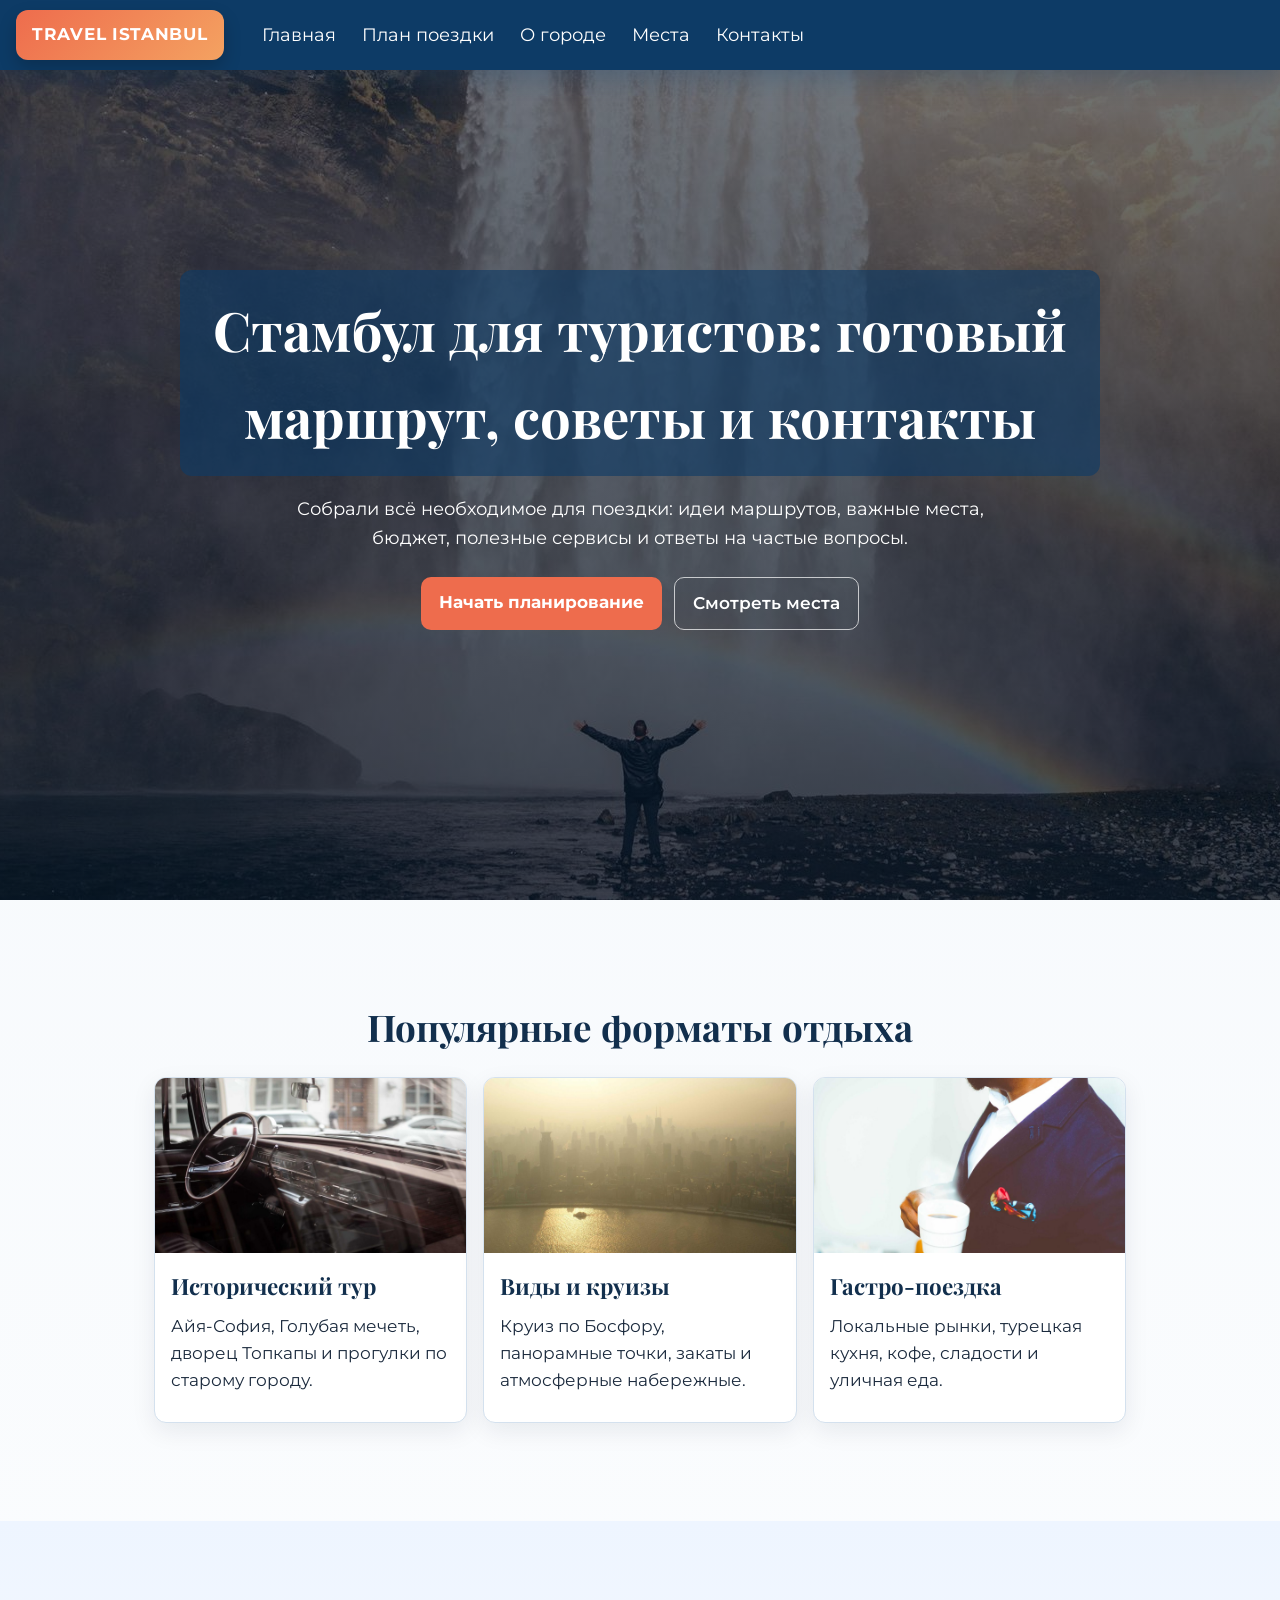
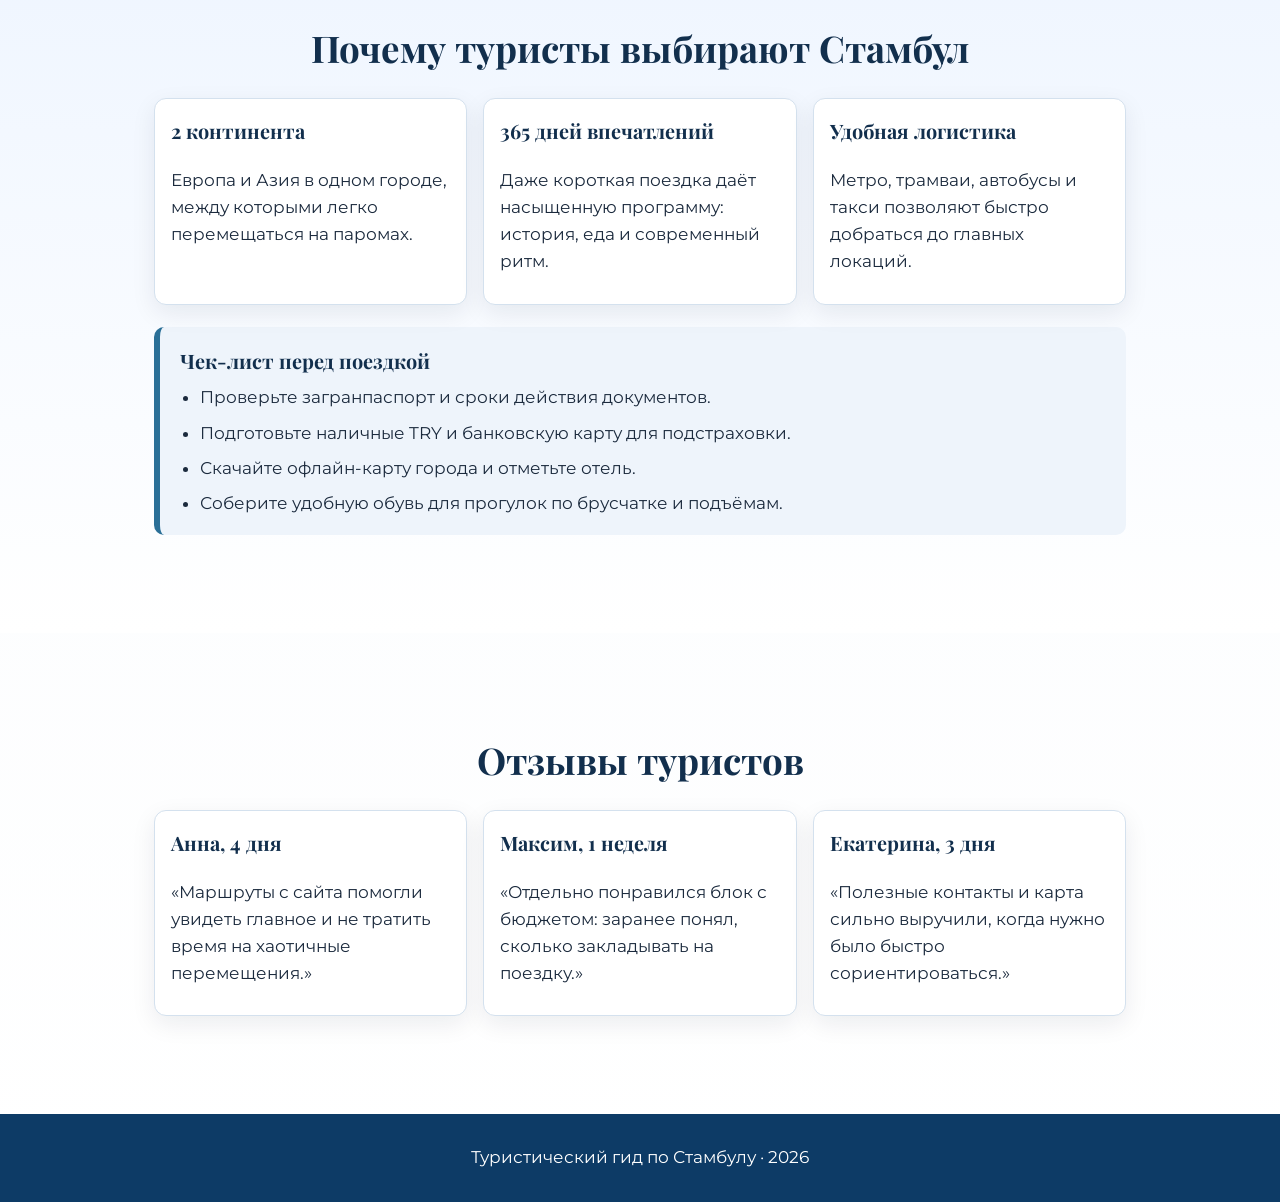
<file: index.html>
﻿<!DOCTYPE html>
<html lang="ru">
<head>
    <meta charset="UTF-8">
    <meta name="viewport" content="width=device-width, initial-scale=1.0">
    <link rel="stylesheet" href="css/style.css">
    <link rel="stylesheet" href="https://cdnjs.cloudflare.com/ajax/libs/font-awesome/6.1.1/css/all.min.css"/>
    <link rel="icon" href="images/istanbul-hagia.jpg">
    <script src="js/script.js"></script>
    <title>Туристический гид по Стамбулу</title>
</head>
<body>

    <header>
        <a class="site-logo" href="index.html" aria-label="Главная">TRAVEL ISTANBUL</a>
        <nav class="navbar">
            <a href="index.html">Главная</a>
            <a href="pages/index.html">План поездки</a>
            <a href="pages/о городе.html">О городе</a>
            <a href="pages/достопримечательности.html">Места</a>
            <a href="pages/контакты.html">Контакты</a>
        </nav>
        <button class="menu-toggle" id="menu-toggle" type="button" aria-label="Открыть меню" aria-expanded="false">&#8942;</button>
    </header>

    <main>
        <section id="index">
            <div class="index-info">
                <h1>Стамбул для туристов: готовый маршрут, советы и контакты</h1>
                <p class="subtitle">
                    Собрали всё необходимое для поездки: идеи маршрутов, важные места,
                    бюджет, полезные сервисы и ответы на частые вопросы.
                </p>
                <div class="btn-group">
                    <a href="pages/index.html" class="link-index">Начать планирование</a>
                    <a href="pages/достопримечательности.html" class="link-outline">Смотреть места</a>
                </div>
            </div>
        </section>

        <section>
            <h2 class="section-title">Популярные форматы отдыха</h2>
            <div class="city-grid">
                <article class="city-card">
                    <img src="images/istanbul-oldcity.jpg" alt="Исторический центр Стамбула">
                    <div class="card-content">
                        <h3>Исторический тур</h3>
                        <p>Айя-София, Голубая мечеть, дворец Топкапы и прогулки по старому городу.</p>
                    </div>
                </article>

                <article class="city-card">
                    <img src="images/istanbul-bosphorus.jpg" alt="Босфор и набережные">
                    <div class="card-content">
                        <h3>Виды и круизы</h3>
                        <p>Круиз по Босфору, панорамные точки, закаты и атмосферные набережные.</p>
                    </div>
                </article>

                <article class="city-card">
                    <img src="images/istanbul-food.jpg" alt="Турецкая уличная еда">
                    <div class="card-content">
                        <h3>Гастро-поездка</h3>
                        <p>Локальные рынки, турецкая кухня, кофе, сладости и уличная еда.</p>
                    </div>
                </article>
            </div>
        </section>

        <section class="section-alt">
            <h2 class="section-title">Почему туристы выбирают Стамбул</h2>
            <div class="badge-grid">
                <article class="info-card">
                    <h3>2 континента</h3>
                    <p>Европа и Азия в одном городе, между которыми легко перемещаться на паромах.</p>
                </article>

                <article class="info-card">
                    <h3>365 дней впечатлений</h3>
                    <p>Даже короткая поездка даёт насыщенную программу: история, еда и современный ритм.</p>
                </article>

                <article class="info-card">
                    <h3>Удобная логистика</h3>
                    <p>Метро, трамваи, автобусы и такси позволяют быстро добраться до главных локаций.</p>
                </article>
            </div>

            <div class="checklist">
                <h3>Чек-лист перед поездкой</h3>
                <ul class="info-list">
                    <li>Проверьте загранпаспорт и сроки действия документов.</li>
                    <li>Подготовьте наличные TRY и банковскую карту для подстраховки.</li>
                    <li>Скачайте офлайн-карту города и отметьте отель.</li>
                    <li>Соберите удобную обувь для прогулок по брусчатке и подъёмам.</li>
                </ul>
            </div>
        </section>

        <section>
            <h2 class="section-title">Отзывы туристов</h2>
            <div class="testimonial-grid">
                <article class="route-card">
                    <h3>Анна, 4 дня</h3>
                    <p>«Маршруты с сайта помогли увидеть главное и не тратить время на хаотичные перемещения.»</p>
                </article>

                <article class="route-card">
                    <h3>Максим, 1 неделя</h3>
                    <p>«Отдельно понравился блок с бюджетом: заранее понял, сколько закладывать на поездку.»</p>
                </article>

                <article class="route-card">
                    <h3>Екатерина, 3 дня</h3>
                    <p>«Полезные контакты и карта сильно выручили, когда нужно было быстро сориентироваться.»</p>
                </article>
            </div>
        </section>
    </main>

    <footer>
        <span>Туристический гид по Стамбулу · <span class="footer-year">2026</span></span>
    </footer>
</body>
</html>
</file>
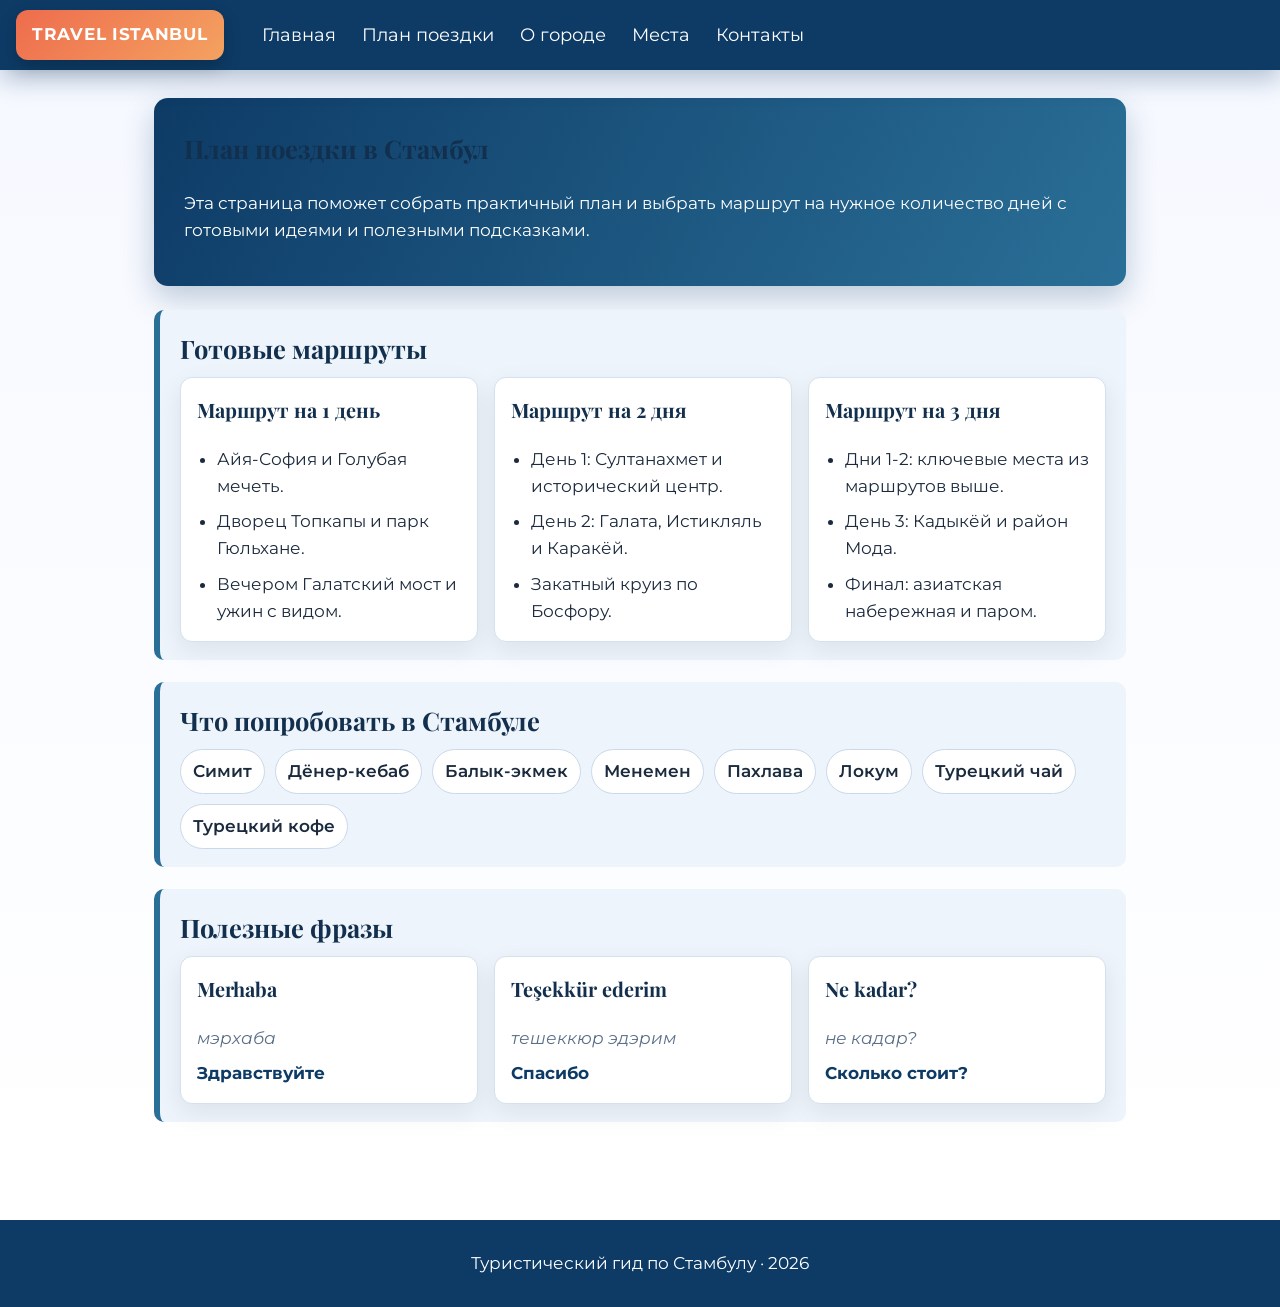
<file: pages/index.html>
﻿<!DOCTYPE html>
<html lang="ru">
<head>
    <meta charset="UTF-8">
    <meta name="viewport" content="width=device-width, initial-scale=1.0">
    <link rel="stylesheet" href="../css/style.css">
    <link rel="stylesheet" href="https://cdnjs.cloudflare.com/ajax/libs/font-awesome/6.1.1/css/all.min.css"/>
    <link rel="icon" href="../images/istanbul-hagia.jpg">
    <script src="../js/script.js"></script>
    <title>План поездки в Стамбул</title>
</head>
<body>

    <header>
        <a class="site-logo" href="../index.html" aria-label="Главная">TRAVEL ISTANBUL</a>
        <nav class="navbar">
            <a href="../index.html">Главная</a>
            <a href="../pages/index.html">План поездки</a>
            <a href="../pages/о городе.html">О городе</a>
            <a href="../pages/достопримечательности.html">Места</a>
            <a href="../pages/контакты.html">Контакты</a>
        </nav>
        <button class="menu-toggle" id="menu-toggle" type="button" aria-label="Открыть меню" aria-expanded="false">&#8942;</button>
    </header>

    <main>
        <section class="more-info">
            <div class="more-info-hero">
                <h1>План поездки в Стамбул</h1>
                <p>
                    Эта страница поможет собрать практичный план и выбрать маршрут
                    на нужное количество дней с готовыми идеями и полезными подсказками.
                </p>
            </div>

            <div class="info-block">
                <h2>Готовые маршруты</h2>
                <div class="route-grid">
                    <article class="route-card">
                        <h3>Маршрут на 1 день</h3>
                        <ul class="info-list">
                            <li>Айя-София и Голубая мечеть.</li>
                            <li>Дворец Топкапы и парк Гюльхане.</li>
                            <li>Вечером Галатский мост и ужин с видом.</li>
                        </ul>
                    </article>

                    <article class="route-card">
                        <h3>Маршрут на 2 дня</h3>
                        <ul class="info-list">
                            <li>День 1: Султанахмет и исторический центр.</li>
                            <li>День 2: Галата, Истикляль и Каракёй.</li>
                            <li>Закатный круиз по Босфору.</li>
                        </ul>
                    </article>

                    <article class="route-card">
                        <h3>Маршрут на 3 дня</h3>
                        <ul class="info-list">
                            <li>Дни 1-2: ключевые места из маршрутов выше.</li>
                            <li>День 3: Кадыкёй и район Мода.</li>
                            <li>Финал: азиатская набережная и паром.</li>
                        </ul>
                    </article>
                </div>
            </div>

            <div class="info-block">
                <h2>Что попробовать в Стамбуле</h2>
                <div class="food-grid">
                    <span>Симит</span>
                    <span>Дёнер-кебаб</span>
                    <span>Балык-экмек</span>
                    <span>Менемен</span>
                    <span>Пахлава</span>
                    <span>Локум</span>
                    <span>Турецкий чай</span>
                    <span>Турецкий кофе</span>
                </div>
            </div>

            <div class="info-block">
                <h2>Полезные фразы</h2>
                <div class="phrase-grid">
                    <article class="phrase-card">
                        <h3>Merhaba</h3>
                        <p>мэрхаба</p>
                        <strong>Здравствуйте</strong>
                    </article>

                    <article class="phrase-card">
                        <h3>Teşekkür ederim</h3>
                        <p>тешеккюр эдэрим</p>
                        <strong>Спасибо</strong>
                    </article>

                    <article class="phrase-card">
                        <h3>Ne kadar?</h3>
                        <p>не кадар?</p>
                        <strong>Сколько стоит?</strong>
                    </article>
                </div>
            </div>
        </section>
    </main>

    <footer>
        <span>Туристический гид по Стамбулу · <span class="footer-year">2026</span></span>
    </footer>
</body>
</html>
</file>
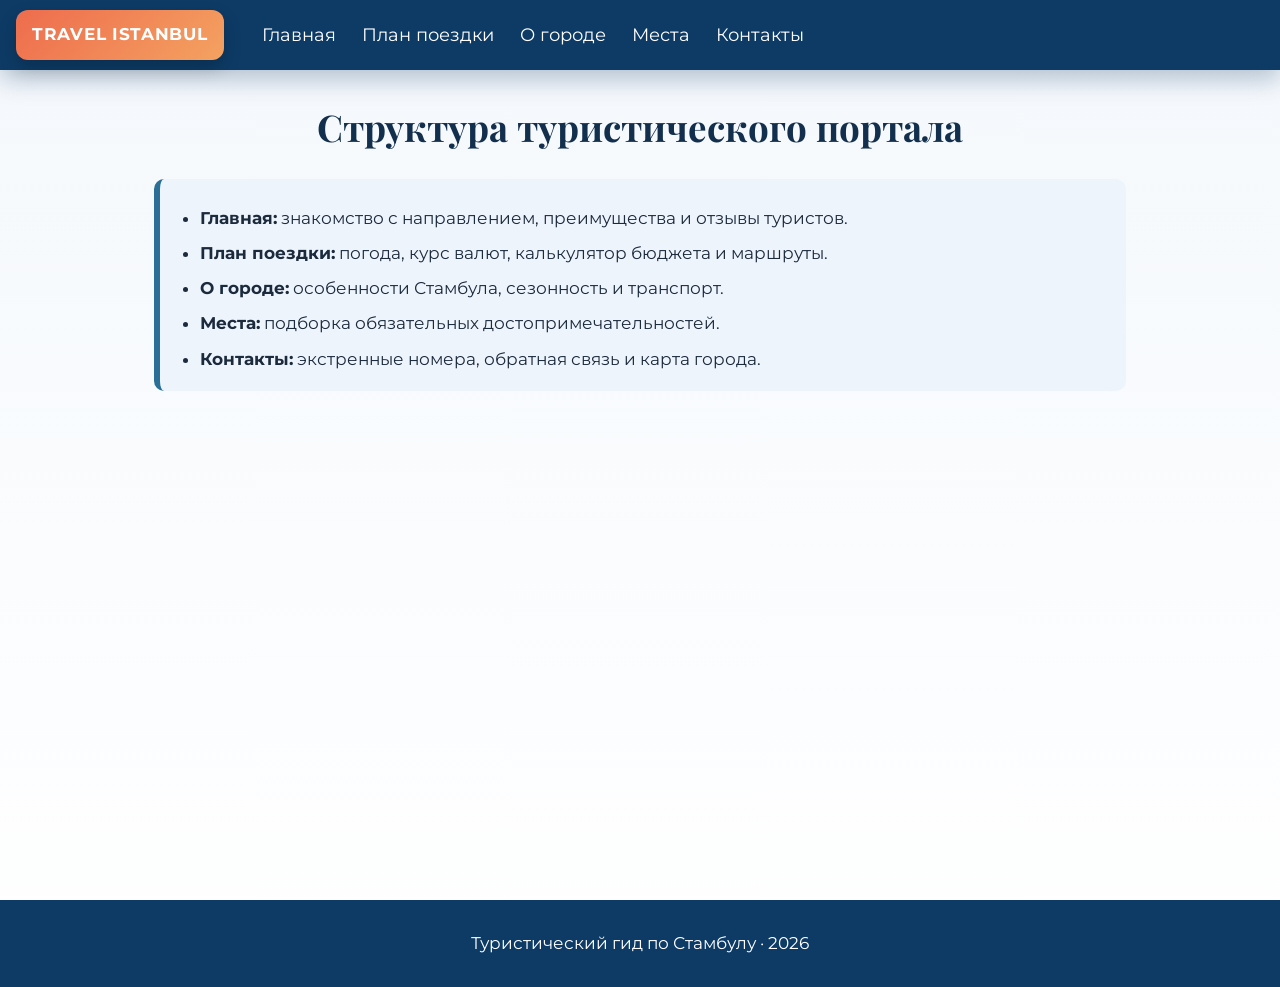
<file: pages/structura.html>
﻿<!DOCTYPE html>
<html lang="ru">
<head>
    <meta charset="UTF-8">
    <meta name="viewport" content="width=device-width, initial-scale=1.0">
    <link rel="stylesheet" href="../css/style.css">
    <link rel="stylesheet" href="https://cdnjs.cloudflare.com/ajax/libs/font-awesome/6.1.1/css/all.min.css"/>
    <link rel="icon" href="../images/istanbul-hagia.jpg">
    <script src="../js/script.js"></script>
    <title>Структура туристического сайта</title>
</head>
<body>

    <header>
        <a class="site-logo" href="../index.html" aria-label="Главная">TRAVEL ISTANBUL</a>
        <nav class="navbar">
            <a href="../index.html">Главная</a>
            <a href="../pages/index.html">План поездки</a>
            <a href="../pages/о городе.html">О городе</a>
            <a href="../pages/достопримечательности.html">Места</a>
            <a href="../pages/контакты.html">Контакты</a>
        </nav>
        <button class="menu-toggle" id="menu-toggle" type="button" aria-label="Открыть меню" aria-expanded="false">&#8942;</button>
    </header>

    <main>
        <section>
            <h1 class="section-title">Структура туристического портала</h1>
            <div class="info-block">
                <ul class="info-list">
                    <li><strong>Главная:</strong> знакомство с направлением, преимущества и отзывы туристов.</li>
                    <li><strong>План поездки:</strong> погода, курс валют, калькулятор бюджета и маршруты.</li>
                    <li><strong>О городе:</strong> особенности Стамбула, сезонность и транспорт.</li>
                    <li><strong>Места:</strong> подборка обязательных достопримечательностей.</li>
                    <li><strong>Контакты:</strong> экстренные номера, обратная связь и карта города.</li>
                </ul>
            </div>
        </section>
    </main>

    <footer>
        <span>Туристический гид по Стамбулу · <span class="footer-year">2026</span></span>
    </footer>
</body>
</html>
</file>
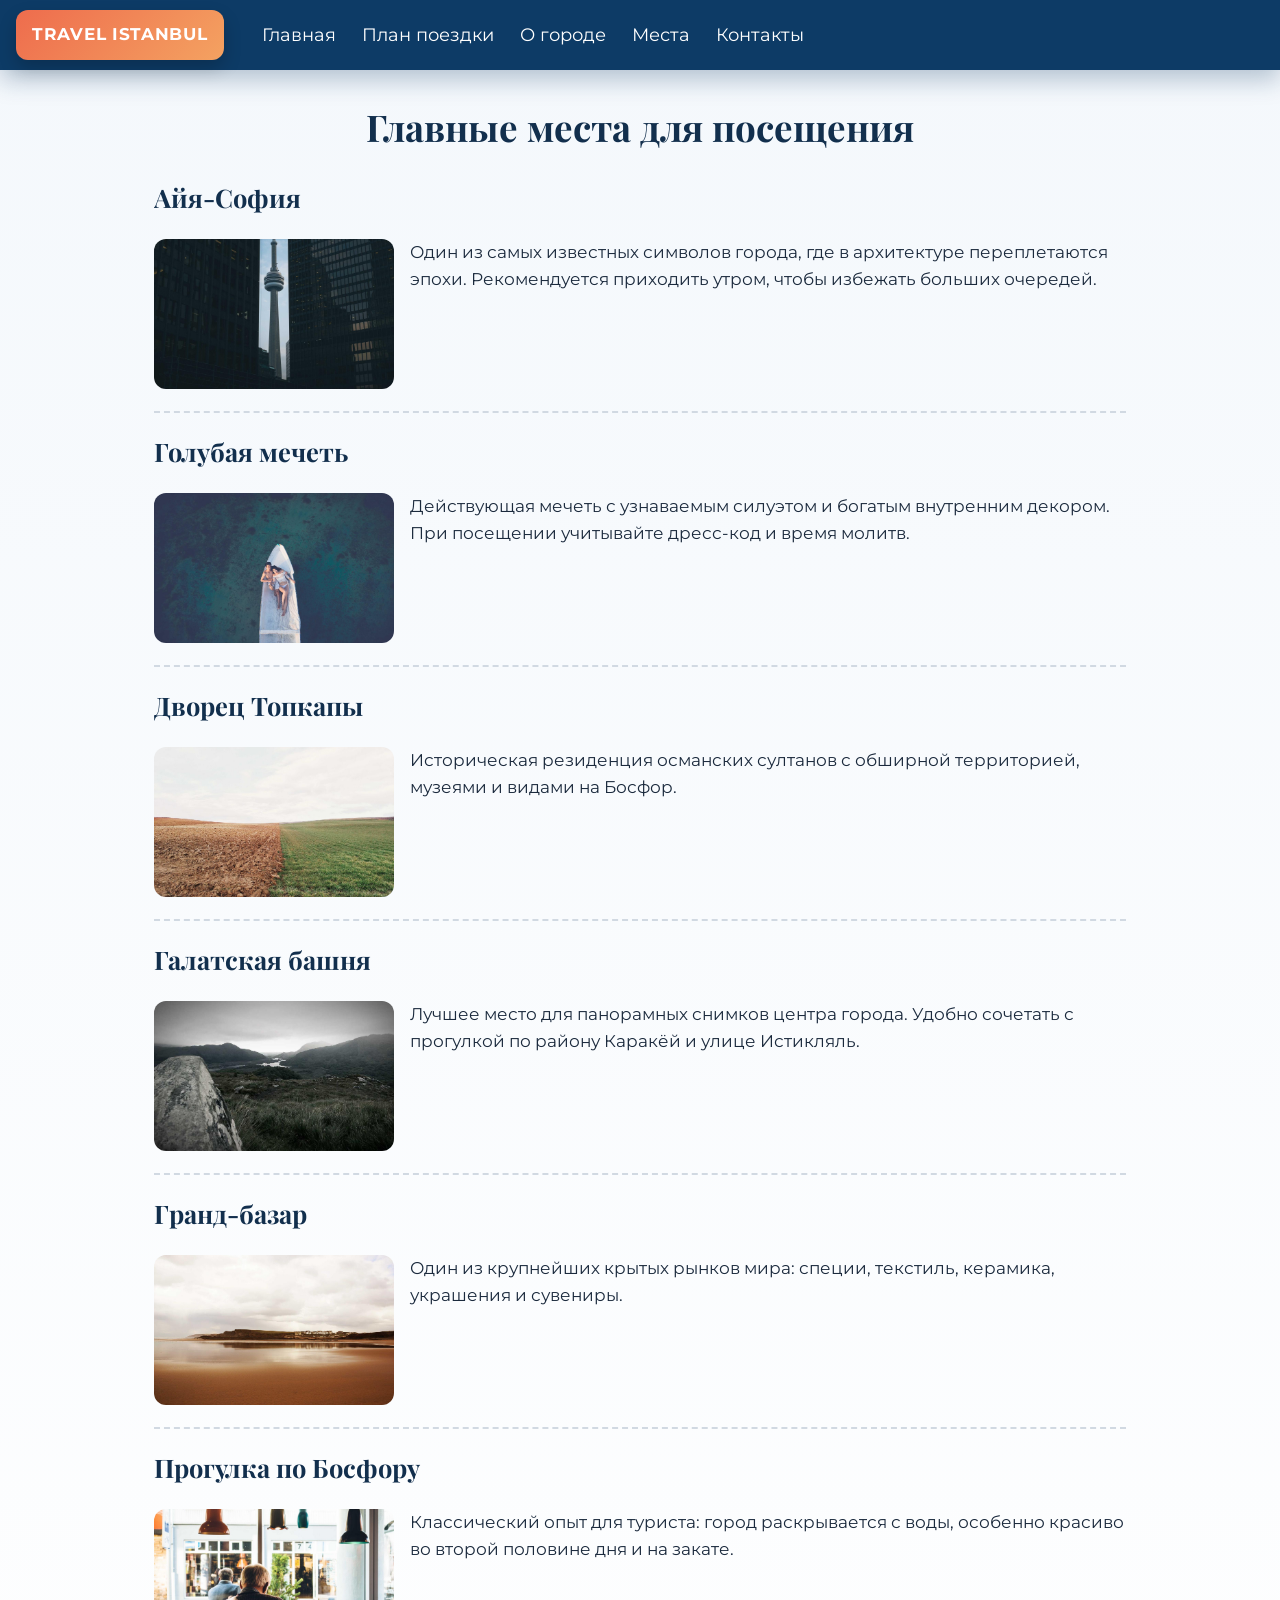
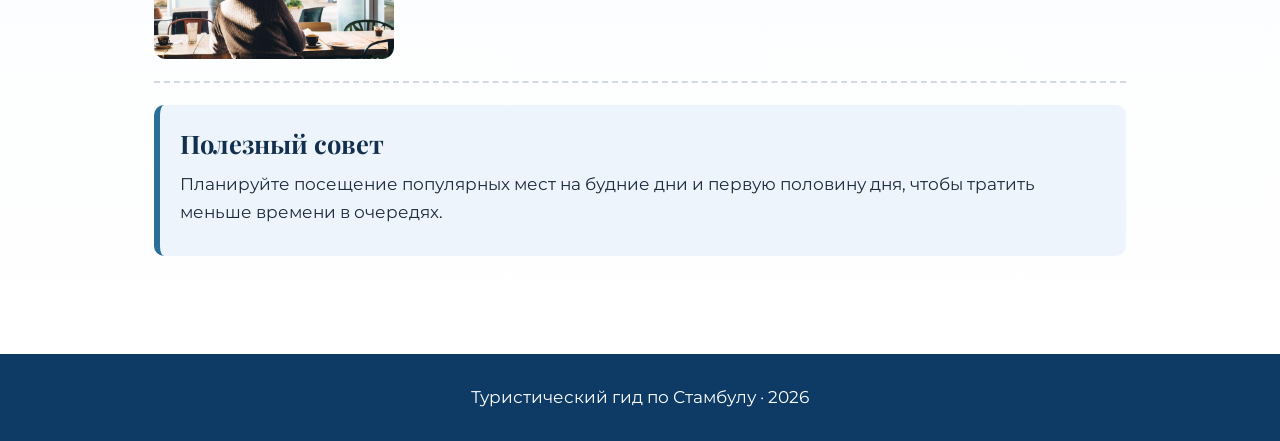
<file: pages/достопримечательности.html>
﻿<!DOCTYPE html>
<html lang="ru">
<head>
    <meta charset="UTF-8">
    <meta name="viewport" content="width=device-width, initial-scale=1.0">
    <link rel="stylesheet" href="../css/style.css">
    <link rel="stylesheet" href="https://cdnjs.cloudflare.com/ajax/libs/font-awesome/6.1.1/css/all.min.css"/>
    <link rel="icon" href="../images/istanbul-hagia.jpg">
    <script src="../js/script.js"></script>
    <title>Достопримечательности Стамбула</title>
</head>
<body>

    <header>
        <a class="site-logo" href="../index.html" aria-label="Главная">TRAVEL ISTANBUL</a>
        <nav class="navbar">
            <a href="../index.html">Главная</a>
            <a href="../pages/index.html">План поездки</a>
            <a href="../pages/о городе.html">О городе</a>
            <a href="../pages/достопримечательности.html">Места</a>
            <a href="../pages/контакты.html">Контакты</a>
        </nav>
        <button class="menu-toggle" id="menu-toggle" type="button" aria-label="Открыть меню" aria-expanded="false">&#8942;</button>
    </header>

    <main>
        <section>
            <h1 class="section-title">Главные места для посещения</h1>

            <div class="loc">
                <h2>Айя-София</h2>
                <img src="../images/istanbul-hagia.jpg" alt="Айя-София">
                <p>
                    Один из самых известных символов города, где в архитектуре переплетаются эпохи.
                    Рекомендуется приходить утром, чтобы избежать больших очередей.
                </p>
            </div>

            <div class="loc">
                <h2>Голубая мечеть</h2>
                <img src="../images/istanbul-blue-mosque.jpg" alt="Голубая мечеть">
                <p>
                    Действующая мечеть с узнаваемым силуэтом и богатым внутренним декором.
                    При посещении учитывайте дресс‑код и время молитв.
                </p>
            </div>

            <div class="loc">
                <h2>Дворец Топкапы</h2>
                <img src="../images/istanbul-topkapi.jpg" alt="Дворец Топкапы">
                <p>
                    Историческая резиденция османских султанов с обширной территорией,
                    музеями и видами на Босфор.
                </p>
            </div>

            <div class="loc">
                <h2>Галатская башня</h2>
                <img src="../images/istanbul-galata.jpg" alt="Галатская башня">
                <p>
                    Лучшее место для панорамных снимков центра города.
                    Удобно сочетать с прогулкой по району Каракёй и улице Истикляль.
                </p>
            </div>

            <div class="loc">
                <h2>Гранд-базар</h2>
                <img src="../images/istanbul-market.jpg" alt="Гранд-базар">
                <p>
                    Один из крупнейших крытых рынков мира: специи, текстиль, керамика,
                    украшения и сувениры.
                </p>
            </div>

            <div class="loc">
                <h2>Прогулка по Босфору</h2>
                <img src="../images/istanbul-bridge.jpg" alt="Мост и Босфор">
                <p>
                    Классический опыт для туриста: город раскрывается с воды,
                    особенно красиво во второй половине дня и на закате.
                </p>
            </div>

            <div class="info-block">
                <h2>Полезный совет</h2>
                <p>
                    Планируйте посещение популярных мест на будние дни и первую половину дня,
                    чтобы тратить меньше времени в очередях.
                </p>
            </div>
        </section>
    </main>

    <footer>
        <span>Туристический гид по Стамбулу · <span class="footer-year">2026</span></span>
    </footer>
</body>
</html>
</file>
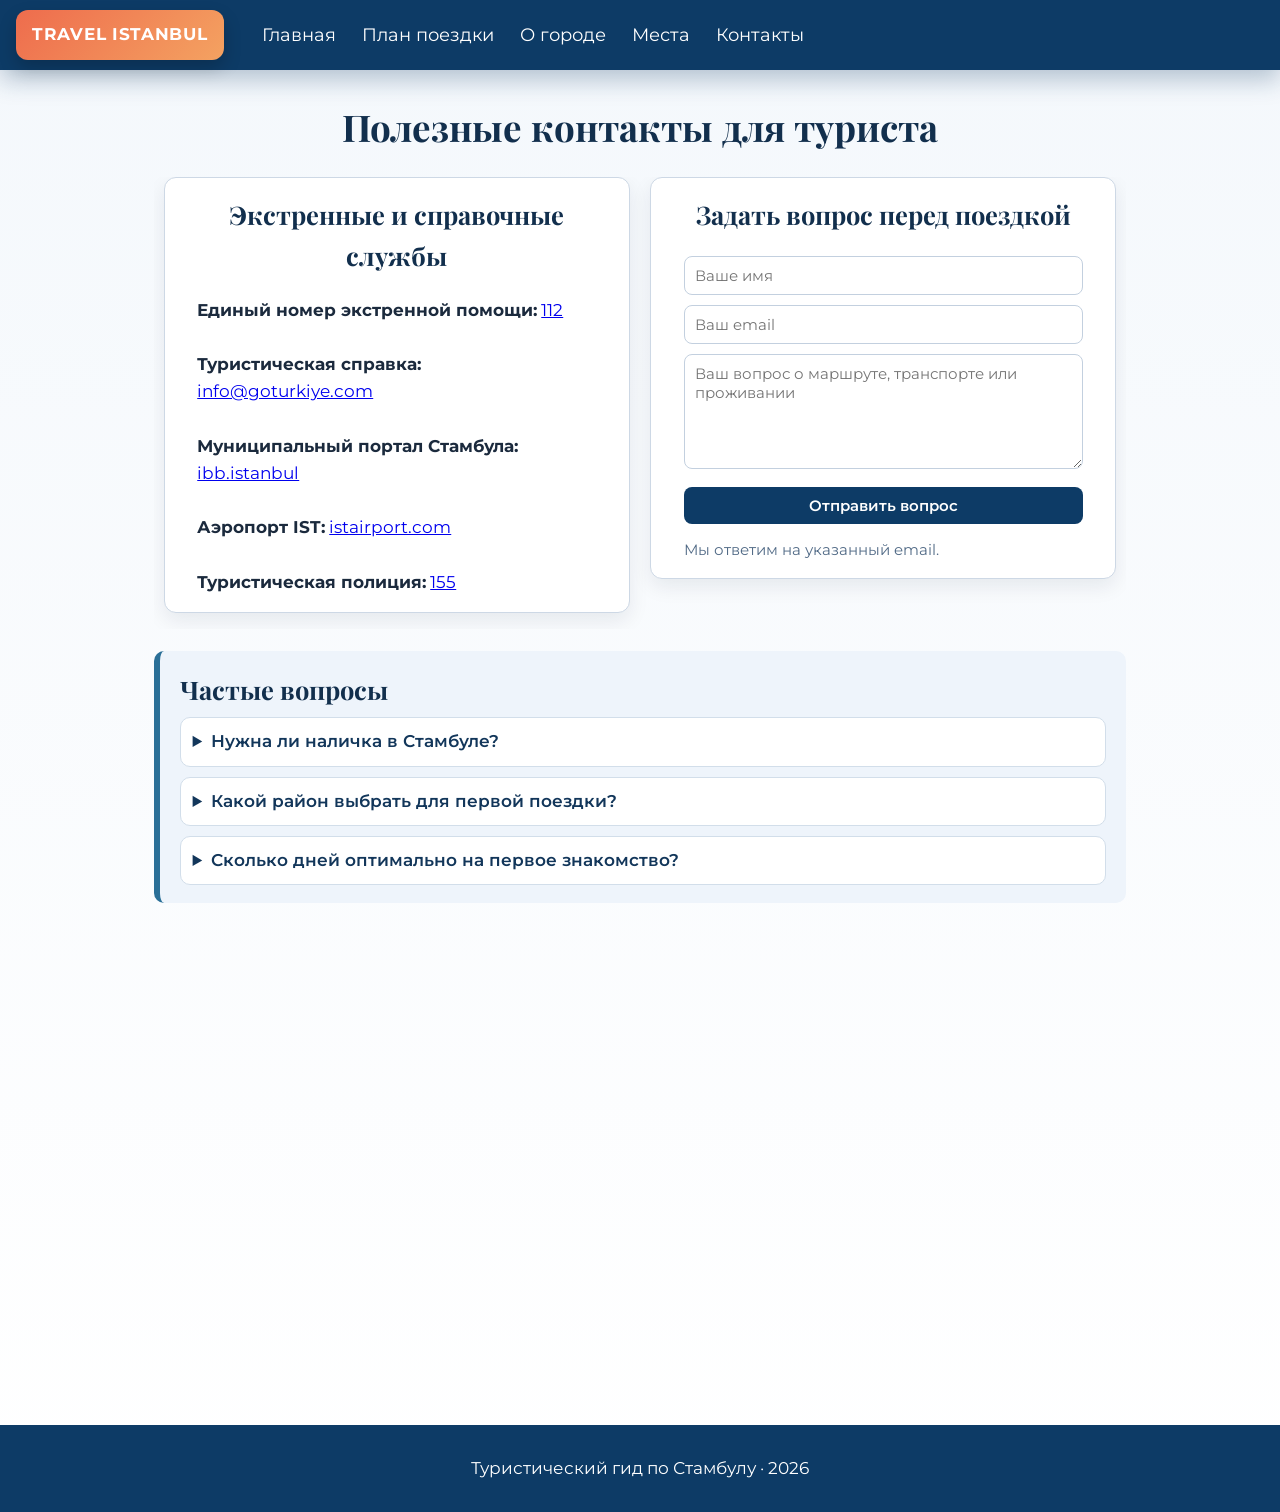
<file: pages/контакты.html>
﻿<!DOCTYPE html>
<html lang="ru">
<head>
    <meta charset="UTF-8">
    <meta name="viewport" content="width=device-width, initial-scale=1.0">
    <link rel="stylesheet" href="../css/style.css">
    <link rel="stylesheet" href="https://cdnjs.cloudflare.com/ajax/libs/font-awesome/6.1.1/css/all.min.css" />
    <link rel="icon" href="../images/istanbul-hagia.jpg">
    <script src="../js/script.js"></script>
    <title>Контакты туриста в Стамбуле</title>
</head>

<body>

    <header>
        <a class="site-logo" href="../index.html" aria-label="Главная">TRAVEL ISTANBUL</a>
        <nav class="navbar">
            <a href="../index.html">Главная</a>
            <a href="../pages/index.html">План поездки</a>
            <a href="../pages/о городе.html">О городе</a>
            <a href="../pages/достопримечательности.html">Места</a>
            <a href="../pages/контакты.html">Контакты</a>
        </nav>
        <button class="menu-toggle" id="menu-toggle" type="button" aria-label="Открыть меню" aria-expanded="false">&#8942;</button>
    </header>

    <main>
        <section>
            <h1 class="section-title">Полезные контакты для туриста</h1>

            <div class="row">
                <div class="col-50">
                    <div class="contacte">
                        <h2 class="centered">Экстренные и справочные службы</h2>
                        <b>Единый номер экстренной помощи:</b>
                        <a href="tel:112">112</a>
                        <br/><br/>

                        <b>Туристическая справка:</b>
                        <a href="mailto:info@goturkiye.com">info@goturkiye.com</a>
                        <br/><br/>

                        <b>Муниципальный портал Стамбула:</b>
                        <a href="https://www.ibb.istanbul" target="_blank" rel="noopener noreferrer">ibb.istanbul</a>
                        <br/><br/>

                        <b>Аэропорт IST:</b>
                        <a href="https://www.istairport.com" target="_blank" rel="noopener noreferrer">istairport.com</a>
                        <br/><br/>

                        <b>Туристическая полиция:</b>
                        <a href="tel:155">155</a>
                    </div>
                </div>

                <div class="col-50">
                    <form class="cform">
                        <h2 class="centered">Задать вопрос перед поездкой</h2>
                        <input type="text" placeholder="Ваше имя" required>
                        <input type="email" placeholder="Ваш email" required>
                        <textarea rows="5" placeholder="Ваш вопрос о маршруте, транспорте или проживании" required></textarea>
                        <input type="submit" value="Отправить вопрос">
                        <p id="contact-result">Мы ответим на указанный email.</p>
                    </form>
                </div>
            </div>

            <div class="info-block">
                <h2>Частые вопросы</h2>
                <div class="faq-list">
                    <details>
                        <summary>Нужна ли наличка в Стамбуле?</summary>
                        <p>Лучше иметь небольшую сумму в TRY для мелких покупок, рынков и транспорта.</p>
                    </details>

                    <details>
                        <summary>Какой район выбрать для первой поездки?</summary>
                        <p>Чаще всего выбирают Султанахмет или Бейоглу из-за близости к основным локациям.</p>
                    </details>

                    <details>
                        <summary>Сколько дней оптимально на первое знакомство?</summary>
                        <p>Минимум 3 дня, а комфортный вариант — 4-5 дней.</p>
                    </details>
                </div>
            </div>

            <iframe class="harta"
                src="https://www.google.com/maps?q=Istanbul&output=embed"
                style="border:0;" allowfullscreen="" loading="lazy"
                referrerpolicy="no-referrer-when-downgrade"></iframe>
        </section>

    </main>

    <footer>
        <span>Туристический гид по Стамбулу · <span class="footer-year">2026</span></span>
    </footer>
</body>

</html>
</file>
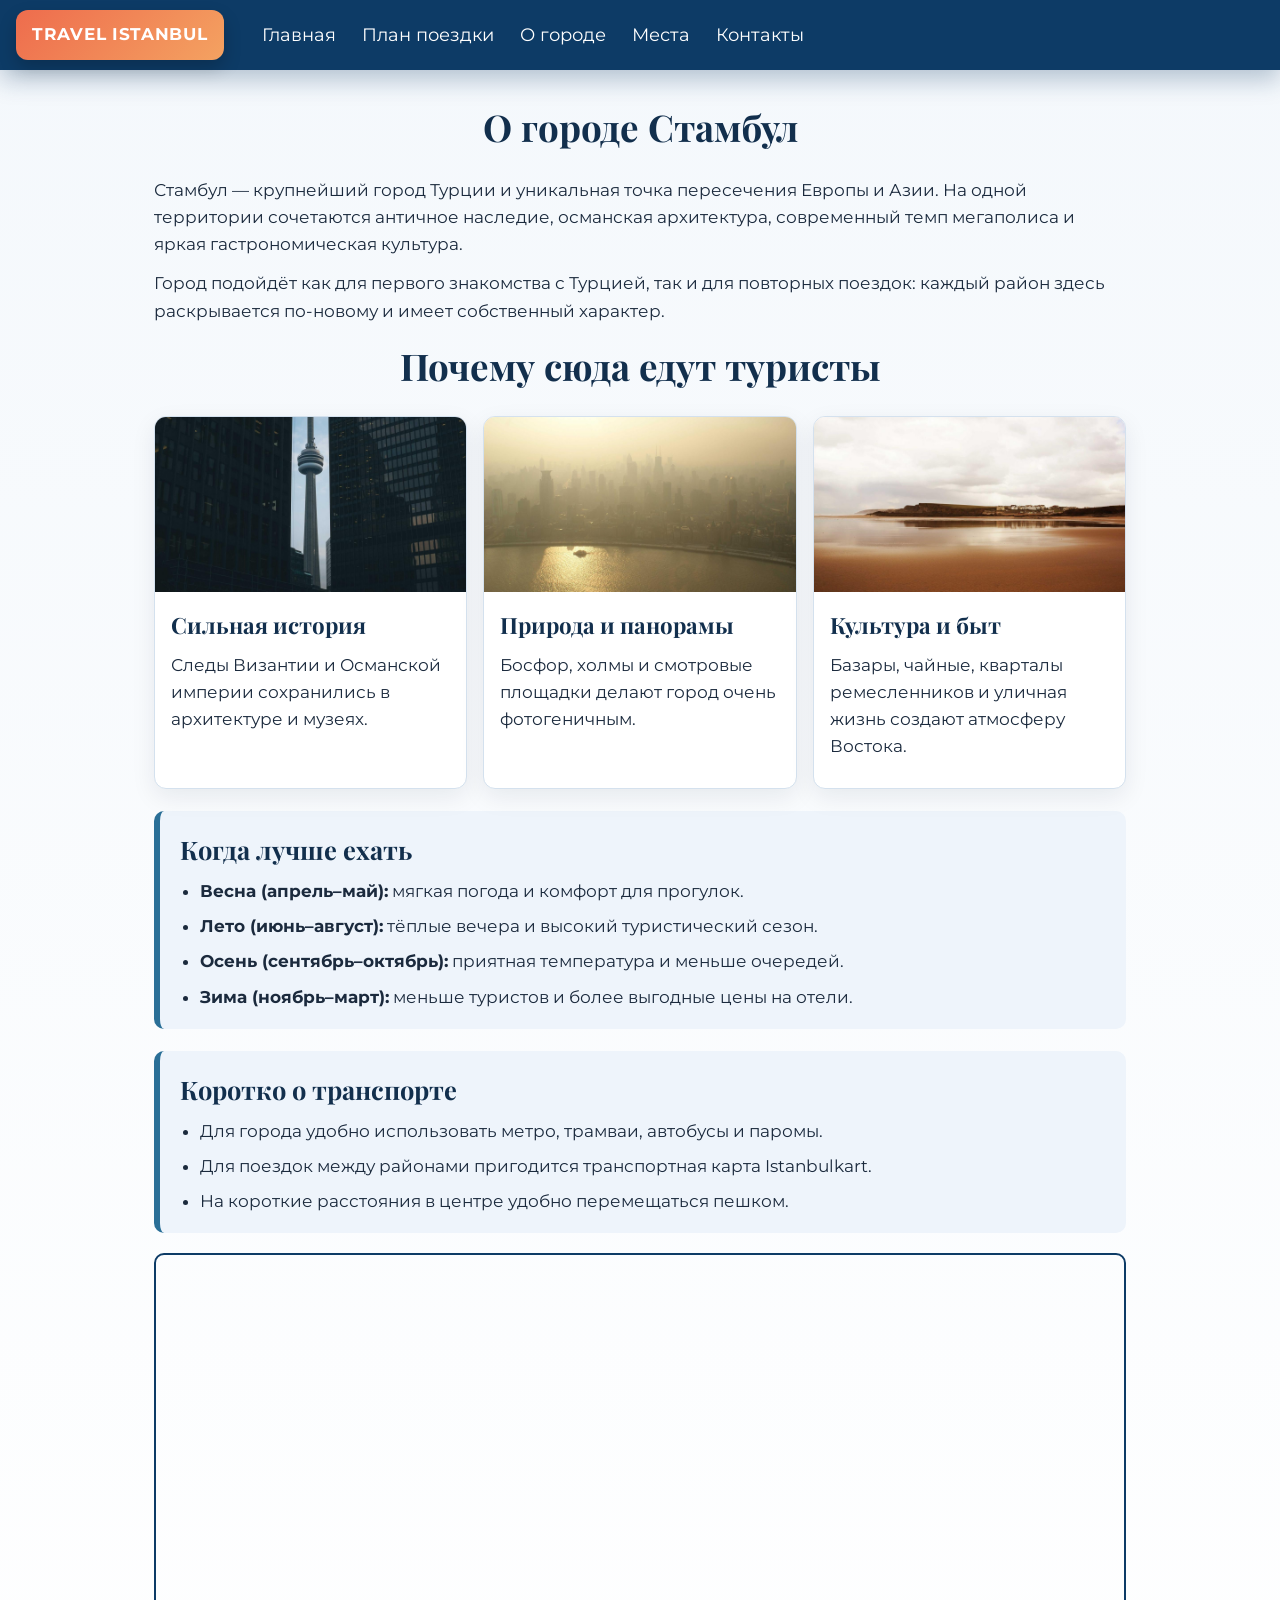
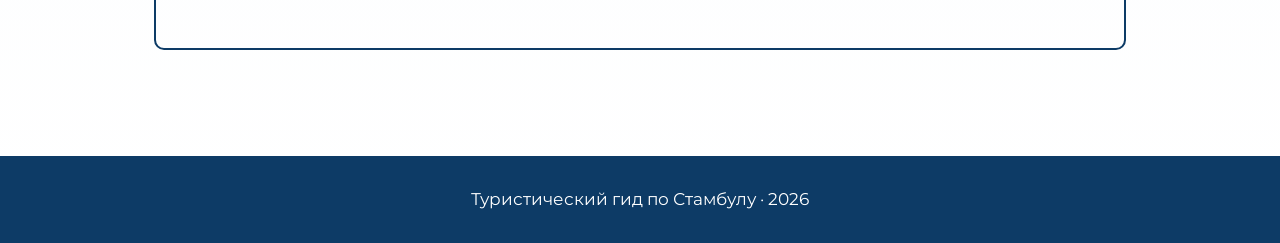
<file: pages/о городе.html>
﻿<!DOCTYPE html>
<html lang="ru">
<head>
    <meta charset="UTF-8">
    <meta name="viewport" content="width=device-width, initial-scale=1.0">
    <link rel="stylesheet" href="../css/style.css">
    <link rel="stylesheet" href="https://cdnjs.cloudflare.com/ajax/libs/font-awesome/6.1.1/css/all.min.css"/>
    <link rel="icon" href="../images/istanbul-hagia.jpg">
    <script src="../js/script.js"></script>
    <title>О городе Стамбул</title>
</head>
<body>

    <header>
        <a class="site-logo" href="../index.html" aria-label="Главная">TRAVEL ISTANBUL</a>
        <nav class="navbar">
            <a href="../index.html">Главная</a>
            <a href="../pages/index.html">План поездки</a>
            <a href="../pages/о городе.html">О городе</a>
            <a href="../pages/достопримечательности.html">Места</a>
            <a href="../pages/контакты.html">Контакты</a>
        </nav>
        <button class="menu-toggle" id="menu-toggle" type="button" aria-label="Открыть меню" aria-expanded="false">&#8942;</button>
    </header>

    <main>
        <section>
            <h1 class="section-title">О городе Стамбул</h1>
            <p>
                Стамбул — крупнейший город Турции и уникальная точка пересечения Европы и Азии.
                На одной территории сочетаются античное наследие, османская архитектура,
                современный темп мегаполиса и яркая гастрономическая культура.
            </p>
            <p>
                Город подойдёт как для первого знакомства с Турцией, так и для повторных поездок:
                каждый район здесь раскрывается по‑новому и имеет собственный характер.
            </p>

            <h2 class="section-title">Почему сюда едут туристы</h2>
            <div class="city-grid">
                <article class="city-card">
                    <img src="../images/istanbul-hagia.jpg" alt="Айя-София">
                    <div class="card-content">
                        <h3>Сильная история</h3>
                        <p>Следы Византии и Османской империи сохранились в архитектуре и музеях.</p>
                    </div>
                </article>

                <article class="city-card">
                    <img src="../images/istanbul-bosphorus.jpg" alt="Босфор">
                    <div class="card-content">
                        <h3>Природа и панорамы</h3>
                        <p>Босфор, холмы и смотровые площадки делают город очень фотогеничным.</p>
                    </div>
                </article>

                <article class="city-card">
                    <img src="../images/istanbul-market.jpg" alt="Рынки Стамбула">
                    <div class="card-content">
                        <h3>Культура и быт</h3>
                        <p>Базары, чайные, кварталы ремесленников и уличная жизнь создают атмосферу Востока.</p>
                    </div>
                </article>
            </div>

            <div class="info-block">
                <h2>Когда лучше ехать</h2>
                <ul class="info-list">
                    <li><strong>Весна (апрель–май):</strong> мягкая погода и комфорт для прогулок.</li>
                    <li><strong>Лето (июнь–август):</strong> тёплые вечера и высокий туристический сезон.</li>
                    <li><strong>Осень (сентябрь–октябрь):</strong> приятная температура и меньше очередей.</li>
                    <li><strong>Зима (ноябрь–март):</strong> меньше туристов и более выгодные цены на отели.</li>
                </ul>
            </div>

            <div class="info-block">
                <h2>Коротко о транспорте</h2>
                <ul class="info-list">
                    <li>Для города удобно использовать метро, трамваи, автобусы и паромы.</li>
                    <li>Для поездок между районами пригодится транспортная карта Istanbulkart.</li>
                    <li>На короткие расстояния в центре удобно перемещаться пешком.</li>
                </ul>
            </div>

            <iframe class="vframe" src="https://www.youtube.com/embed/4fU2Y2JcA2Q"
                title="Стамбул с высоты" frameborder="0"
                allow="accelerometer; autoplay; clipboard-write; encrypted-media; gyroscope; picture-in-picture; web-share"
                referrerpolicy="strict-origin-when-cross-origin" allowfullscreen></iframe>
        </section>
    </main>

    <footer>
        <span>Туристический гид по Стамбулу · <span class="footer-year">2026</span></span>
    </footer>
</body>
</html>
</file>
<file: css/style.css>
﻿@import url('https://fonts.googleapis.com/css2?family=Playfair+Display:wght@500;700&family=Montserrat:wght@300;400;500;600;700&display=swap'); /* Подключает декоративный и основной шрифты */

* { /* Применяет базовые правила ко всем элементам */
    box-sizing: border-box; /* Включает учёт padding и border в итоговой ширине/высоте */
}

html { /* Описывает поведение корневого элемента */
    scroll-behavior: smooth; /* Делает плавную прокрутку по якорям */
}

body { /* Настраивает базовый вид всей страницы */
    margin: 0; /* Убирает стандартные внешние отступы браузера */
    font-family: "Montserrat", sans-serif; /* Устанавливает основной шрифт интерфейса */
    font-size: 17px; /* Задаёт базовый размер текста */
    line-height: 1.6; /* Делает межстрочный интервал комфортным для чтения */
    color: #1b2a3d; /* Задаёт основной цвет текста */
    background: linear-gradient(180deg, #f4f8fc 0%, #ffffff 100%); /* Создаёт светлый градиентный фон сайта */
}

img { /* Настраивает общие правила для всех изображений */
    max-width: 100%; /* Не даёт изображению выходить за пределы контейнера */
    display: block; /* Убирает лишний отступ снизу, свойственный inline-изображениям */
}

main { /* Настраивает основную область контента */
    min-height: 100vh; /* Обеспечивает минимальную высоту экрана */
}

header { /* Оформляет верхнюю панель навигации */
    background: #0d3b66; /* Устанавливает фирменный тёмно-синий фон */
    position: fixed; /* Фиксирует шапку при прокрутке */
    top: 0; /* Прижимает шапку к верхнему краю окна */
    left: 0; /* Выравнивает шапку от левого края */
    width: 100%; /* Растягивает шапку на всю ширину страницы */
    padding: 10px 16px; /* Добавляет внутренние отступы для воздуха */
    z-index: 50; /* Поднимает шапку поверх остального контента */
    box-shadow: 0 10px 24px rgba(13, 59, 102, 0.28); /* Добавляет тень для визуального отделения */
    display: flex; /* Включает flex-размещение элементов шапки */
    align-items: center; /* Выравнивает элементы по вертикали */
    flex-wrap: wrap; /* Разрешает перенос элементов при узком экране */
    gap: 10px; /* Создаёт промежуток между элементами шапки */
}

.site-logo { /* Оформляет логотип-ссылку */
    display: inline-flex; /* Делает логотип гибким контейнером в строке */
    align-items: center; /* Центрирует текст логотипа по вертикали */
    justify-content: center; /* Центрирует текст логотипа по горизонтали */
    min-width: 190px; /* Гарантирует читаемую ширину логотипа */
    height: 50px; /* Фиксирует высоту логотипа */
    padding: 0 16px; /* Добавляет внутренний горизонтальный отступ */
    border-radius: 12px; /* Скругляет углы логотипа */
    background: linear-gradient(135deg, #ee6c4d, #f4a261); /* Создаёт акцентный градиент логотипа */
    color: #ffffff; /* Делает текст логотипа белым */
    text-decoration: none; /* Убирает подчеркивание ссылки */
    font-weight: 700; /* Делает логотип визуально выразительным */
    letter-spacing: 0.7px; /* Добавляет лёгкое расстояние между буквами */
    box-shadow: 0 8px 18px rgba(0, 0, 0, 0.2); /* Добавляет объём логотипу */
}

.navbar { /* Оформляет блок навигационных ссылок */
    margin-left: 18px; /* Отодвигает меню от логотипа */
    display: flex; /* Выстраивает ссылки в одну линию */
    align-items: center; /* Выравнивает ссылки по вертикали */
    flex-wrap: wrap; /* Позволяет перенос ссылок при нехватке места */
    gap: 6px; /* Создаёт промежутки между ссылками */
}

.navbar a { /* Оформляет отдельные ссылки меню */
    color: #ffffff; /* Делает ссылки белыми на тёмном фоне */
    text-decoration: none; /* Убирает стандартное подчеркивание */
    padding: 8px 10px; /* Увеличивает кликабельную область ссылки */
    border-radius: 8px; /* Скругляет область ссылки */
    font-size: 18px; /* Устанавливает комфортный размер шрифта меню */
    line-height: 1; /* Убирает лишние вертикальные интервалы */
    white-space: nowrap; /* Запрещает перенос текста ссылки на новую строку */
    transition: background-color 0.2s ease, color 0.2s ease; /* Делает плавный hover-эффект */
}

.navbar a:hover { /* Описывает состояние ссылки при наведении */
    color: #ffe2b3; /* Меняет цвет текста ссылки при hover */
    background: rgba(255, 255, 255, 0.12); /* Добавляет лёгкую подложку при hover */
}

.menu-toggle { /* Оформляет кнопку мобильного меню */
    display: none; /* Прячет кнопку на больших экранах */
    margin-left: auto; /* Прижимает кнопку к правому краю */
    width: 46px; /* Устанавливает ширину кнопки */
    height: 46px; /* Устанавливает высоту кнопки */
    border: 1px solid rgba(255, 255, 255, 0.45); /* Добавляет светлую рамку */
    border-radius: 8px; /* Скругляет углы кнопки */
    background: transparent; /* Оставляет фон прозрачным */
    color: #ffffff; /* Делает символ кнопки белым */
    font-size: 28px; /* Увеличивает размер символа меню */
    font-weight: 700; /* Делает символ визуально плотным */
    line-height: 1; /* Убирает лишнюю высоту строки внутри кнопки */
    cursor: pointer; /* Показывает, что элемент кликабельный */
}

.menu-toggle:hover { /* Описывает hover-состояние кнопки меню */
    background: rgba(255, 255, 255, 0.14); /* Добавляет полупрозрачный фон при наведении */
}

section { /* Настраивает базовые отступы секций */
    padding: 98px 12%; /* Добавляет верхний/нижний и боковые отступы для контента */
}

.section-title { /* Оформляет общий стиль заголовков секций */
    margin-top: 0; /* Убирает верхний отступ у заголовка */
    margin-bottom: 20px; /* Добавляет отступ снизу от заголовка */
    text-align: center; /* Центрирует текст заголовков */
    font-family: "Playfair Display", serif; /* Использует выразительный заголовочный шрифт */
    font-size: 2.3rem; /* Делает заголовки крупными и заметными */
    color: #122f4d; /* Задаёт насыщенный цвет заголовков */
}

h1,
h2,
h3,
h4,
h5,
h6 { /* Настраивает общий стиль всех заголовков */
    font-family: "Playfair Display", serif; /* Делает типографику заголовков единообразной */
    color: #122f4d; /* Устанавливает фирменный цвет заголовков */
    margin-top: 0; /* Убирает лишний верхний отступ заголовков */
}

p { /* Настраивает базовый стиль абзацев */
    margin-top: 0; /* Убирает лишний отступ сверху */
    margin-bottom: 12px; /* Добавляет умеренный отступ снизу */
}

ul { /* Настраивает списки */
    margin-top: 0; /* Убирает верхний отступ списка */
    margin-bottom: 0; /* Убирает нижний отступ списка */
    padding-left: 20px; /* Добавляет отступ слева для маркеров */
}

li { /* Оформляет элементы списка */
    margin-top: 8px; /* Добавляет небольшой вертикальный интервал между пунктами */
}

.centered { /* Вспомогательный класс для центрирования текста */
    text-align: center; /* Центрирует содержимое текста */
}

#index { /* Оформляет hero-блок на главной */
    min-height: 100vh; /* Растягивает hero на высоту экрана */
    background: linear-gradient(rgba(8, 22, 38, 0.56), rgba(8, 22, 38, 0.74)), url('../images/istanbul-hero.jpg'); /* Накладывает затемнение на фоновое изображение */
    background-size: cover; /* Заполняет фон изображением без пустот */
    background-position: center; /* Центрирует фоновое изображение */
    display: flex; /* Включает flex-размещение содержимого hero */
    align-items: center; /* Центрирует содержимое hero по вертикали */
    justify-content: center; /* Центрирует содержимое hero по горизонтали */
    text-align: center; /* Центрирует текст внутри hero */
}

.index-info { /* Оформляет внутренний контейнер hero-контента */
    max-width: 920px; /* Ограничивает ширину текстового блока для читаемости */
    color: #ffffff; /* Делает текст hero белым */
}

.index-info h1 { /* Оформляет главный заголовок в hero */
    margin-bottom: 18px; /* Добавляет отступ после заголовка */
    padding: 16px 22px; /* Добавляет внутренние отступы под фон заголовка */
    font-size: clamp(2rem, 5vw, 3.4rem); /* Делает адаптивный размер заголовка */
    color: #ffffff; /* Делает цвет заголовка белым */
    border-radius: 12px; /* Скругляет фон заголовка */
    background: rgba(13, 59, 102, 0.62); /* Добавляет полупрозрачную подложку для контраста */
}

.subtitle { /* Оформляет подзаголовок hero-блока */
    margin: 0 auto 24px; /* Центрирует блок и добавляет нижний отступ */
    max-width: 760px; /* Ограничивает ширину строки для удобства чтения */
    font-size: 1.15rem; /* Увеличивает размер подзаголовка */
}

.btn-group { /* Контейнер для кнопок действий в hero */
    display: flex; /* Выстраивает кнопки в строку */
    justify-content: center; /* Центрирует ряд кнопок */
    gap: 12px; /* Добавляет промежуток между кнопками */
    flex-wrap: wrap; /* Разрешает перенос кнопок на узких экранах */
}

.link-index { /* Оформляет основную CTA-кнопку */
    display: inline-block; /* Позволяет задавать padding и размеры как кнопке */
    padding: 12px 18px; /* Добавляет внутренние отступы кнопки */
    border-radius: 10px; /* Скругляет углы кнопки */
    background: #ee6c4d; /* Делает кнопку акцентного кораллового цвета */
    color: #ffffff; /* Делает текст кнопки белым */
    text-decoration: none; /* Убирает подчеркивание ссылки */
    font-weight: 700; /* Делает текст CTA более заметным */
    transition: background-color 0.2s ease, transform 0.2s ease; /* Добавляет плавные эффекты при наведении */
}

.link-index:hover { /* Описывает hover-состояние основной CTA */
    background: #f08d74; /* Осветляет цвет кнопки при наведении */
    transform: translateY(-2px); /* Слегка приподнимает кнопку при наведении */
}

.link-outline { /* Оформляет вторичную кнопку действия */
    display: inline-block; /* Даёт ссылке поведение кнопки */
    padding: 12px 18px; /* Добавляет внутренние отступы */
    border-radius: 10px; /* Скругляет углы */
    border: 1px solid rgba(255, 255, 255, 0.7); /* Добавляет светлую обводку */
    color: #ffffff; /* Делает текст белым */
    text-decoration: none; /* Убирает подчеркивание */
    font-weight: 600; /* Делает текст чуть плотнее */
    transition: background-color 0.2s ease, transform 0.2s ease; /* Добавляет плавные эффекты */
}

.link-outline:hover { /* Описывает hover-состояние вторичной кнопки */
    background: rgba(255, 255, 255, 0.15); /* Подсвечивает кнопку полупрозрачным фоном */
    transform: translateY(-2px); /* Слегка приподнимает кнопку при наведении */
}

.section-alt { /* Оформляет альтернативный фон для секции */
    background: linear-gradient(180deg, #eef5ff 0%, #ffffff 100%); /* Добавляет мягкий фон для визуального разделения блоков */
}

.city-grid,
.badge-grid,
.tools-grid,
.route-grid,
.phrase-grid,
.testimonial-grid { /* Унифицирует карточные сетки сайта */
    display: grid; /* Включает CSS Grid для карточек */
    grid-template-columns: repeat(3, minmax(220px, 1fr)); /* Делит сетку на 3 адаптивные колонки */
    gap: 16px; /* Добавляет промежутки между карточками */
}

.city-card,
.info-card,
.tool-card,
.route-card,
.phrase-card { /* Унифицирует оформление карточек */
    background: #ffffff; /* Делает фон карточек белым */
    border: 1px solid #d4e1ee; /* Добавляет мягкую границу */
    border-radius: 12px; /* Скругляет углы карточек */
    box-shadow: 0 8px 24px rgba(15, 31, 54, 0.08); /* Добавляет лёгкую тень */
    overflow: hidden; /* Обрезает контент по скруглению карточки */
}

.city-card img { /* Настраивает изображения карточек */
    width: 100%; /* Растягивает картинку на ширину карточки */
    height: 175px; /* Устанавливает одинаковую высоту изображений */
    object-fit: cover; /* Обрезает изображение без искажения пропорций */
}

.card-content { /* Оформляет текстовый контент в карточке */
    padding: 16px; /* Добавляет внутренние отступы */
}

.card-content h3 { /* Оформляет заголовок внутри карточки */
    margin-bottom: 8px; /* Добавляет отступ под заголовком */
    font-size: 1.4rem; /* Устанавливает размер подзаголовка */
}

.info-card,
.route-card,
.phrase-card,
.tool-card { /* Добавляет внутренние отступы карточкам без медиа-картинки */
    padding: 16px; /* Делает текст в карточках более читаемым */
}

.tool-muted { /* Оформляет вспомогательный текст в виджетах */
    margin: 0 0 8px; /* Управляет вертикальными отступами подписи */
    color: #5b6f88; /* Делает подпись менее акцентной */
    font-size: 0.9rem; /* Немного уменьшает размер подписи */
}

.tool-value { /* Оформляет крупное значение в виджетах */
    margin-bottom: 10px; /* Добавляет отступ после значения */
    font-size: 1.45rem; /* Увеличивает размер главного числа */
    font-weight: 700; /* Делает значение выразительным */
    color: #0d3b66; /* Подсвечивает значение фирменным цветом */
}

.checklist,
.info-block { /* Оформляет информационные блоки с советами */
    margin-top: 22px; /* Добавляет расстояние сверху от предыдущего контента */
    background: #eef4fb; /* Задаёт светло-голубой фон */
    border-left: 6px solid #2a6f97; /* Добавляет акцентную левую линию */
    border-radius: 10px; /* Скругляет углы контейнера */
    padding: 18px 20px; /* Добавляет внутренние отступы для текста */
}

.checklist h3,
.info-block h2 { /* Настраивает заголовки в инфоблоках */
    margin-bottom: 8px; /* Добавляет отступ после заголовка */
}

.info-list { /* Настраивает специализированные списки */
    margin: 0; /* Убирает внешние отступы списка */
    padding-left: 20px; /* Сохраняет отступ для маркеров */
}

.more-info { /* Добавляет фон странице планирования */
    background: linear-gradient(180deg, #f5f8ff 0%, #ffffff 100%); /* Создаёт мягкий фон для сервисной страницы */
}

.more-info-hero { /* Оформляет верхний баннер страницы планирования */
    background: linear-gradient(120deg, #0d3b66, #2a6f97); /* Делает насыщенный акцентный фон */
    color: #ffffff; /* Делает текст на баннере белым */
    padding: 30px; /* Добавляет внутренний отступ для воздуха */
    border-radius: 14px; /* Скругляет углы баннера */
    margin-bottom: 24px; /* Добавляет отступ до следующего блока */
    box-shadow: 0 12px 30px rgba(13, 59, 102, 0.25); /* Добавляет объём баннеру */
}

.food-grid { /* Оформляет блок с кулинарными тегами */
    display: flex; /* Раскладывает элементы в строку */
    flex-wrap: wrap; /* Разрешает перенос тегов */
    gap: 10px; /* Добавляет равномерные интервалы между тегами */
}

.food-grid span { /* Оформляет отдельный тег в блоке еды */
    border: 1px solid #cad9ea; /* Добавляет рамку тегу */
    border-radius: 999px; /* Делает тег полностью округлым */
    padding: 8px 12px; /* Добавляет внутренние отступы */
    background: #ffffff; /* Делает фон тега белым */
    font-weight: 600; /* Делает подписи тегов плотнее */
}

.phrase-card p { /* Оформляет транскрипцию фразы */
    margin: 0 0 8px; /* Убирает верхний отступ и добавляет нижний */
    color: #5b6f88; /* Делает цвет вспомогательного текста мягче */
    font-style: italic; /* Визуально отделяет транскрипцию */
}

.phrase-card strong { /* Оформляет перевод фразы */
    color: #0d3b66; /* Делает перевод более заметным */
}

.vframe { /* Оформляет встроенное видео */
    width: 100%; /* Растягивает видео на ширину контейнера */
    height: 31vw; /* Делает адаптивную высоту видео по ширине окна */
    min-height: 280px; /* Ограничивает слишком маленькую высоту */
    border: 2px solid #0d3b66; /* Добавляет рамку вокруг видео */
    border-radius: 10px; /* Скругляет углы фрейма */
    margin-top: 20px; /* Добавляет отступ сверху от предыдущего блока */
}

.loc { /* Оформляет блоки достопримечательностей */
    overflow: auto; /* Позволяет контейнеру корректно обтекать float-изображение */
    border-bottom: 2px dashed #d1d9e2; /* Разделяет локации пунктирной линией */
    margin-bottom: 18px; /* Добавляет расстояние между блоками */
    padding-bottom: 10px; /* Добавляет внутренний нижний отступ */
}

.loc img { /* Оформляет фото в блоках достопримечательностей */
    float: left; /* Размещает картинку слева от текста */
    width: 240px; /* Фиксирует ширину изображения */
    height: 150px; /* Фиксирует высоту изображения */
    object-fit: cover; /* Обрезает изображение без искажения */
    border-radius: 12px; /* Скругляет углы изображения */
    margin-right: 16px; /* Добавляет отступ между фото и текстом */
    margin-bottom: 12px; /* Добавляет отступ под фото */
}

.row { /* Создаёт строку для двухколоночной раскладки */
    overflow: auto; /* Гарантирует корректное обтекание плавающих колонок */
}

[class^="col-"] { /* Общие правила для колонок */
    float: left; /* Размещает колонки рядом */
    padding: 0 10px; /* Добавляет внутренний боковой отступ */
}

.col-50 { /* Конкретная колонка на 50% ширины */
    width: 50%; /* Делит строку на две равные части */
}

.contacte,
.cform { /* Оформляет карточки контактов и формы */
    border: 1px solid #cdd8e5; /* Добавляет мягкую рамку */
    border-radius: 12px; /* Скругляет углы блока */
    background: #ffffff; /* Делает фон белым */
    padding: 16px 7%; /* Добавляет внутренние отступы */
    margin-bottom: 16px; /* Добавляет расстояние между блоками */
    box-shadow: 0 8px 20px rgba(15, 31, 54, 0.08); /* Добавляет лёгкую тень */
}

.contacte { /* Дополнительные настройки блока контактов */
    min-height: 330px; /* Делает высоту сопоставимой с формой */
}

.cform input,
.cform textarea { /* Оформляет поля формы */
    width: 100%; /* Растягивает поле на ширину контейнера */
    font-family: inherit; /* Наследует шрифт от родителя */
    font-size: 15px; /* Устанавливает удобный размер текста */
    padding: 9px 10px; /* Добавляет внутренние отступы */
    margin-bottom: 10px; /* Добавляет расстояние между полями */
    border: 1px solid #c3d0df; /* Добавляет границу полю */
    border-radius: 8px; /* Скругляет углы полей */
}

.cform input[type="submit"] { /* Оформляет кнопку отправки формы */
    background: #0d3b66; /* Делает кнопку фирменного цвета */
    color: #ffffff; /* Делает текст кнопки белым */
    border: none; /* Убирает стандартную рамку */
    font-weight: 600; /* Делает текст кнопки выразительным */
    cursor: pointer; /* Показывает интерактивность */
    transition: background-color 0.2s ease; /* Добавляет плавность изменения цвета */
}

.cform input[type="submit"]:hover { /* Описывает состояние кнопки при наведении */
    background: #1e5f95; /* Осветляет кнопку на hover */
}

#contact-result { /* Оформляет текст под формой */
    margin-top: 4px; /* Добавляет небольшой верхний отступ */
    margin-bottom: 0; /* Убирает лишний нижний отступ */
    color: #516a86; /* Делает текст спокойного оттенка */
    font-size: 0.95rem; /* Немного уменьшает размер текста */
}

.contact-success { /* Оформляет успешное сообщение отправки */
    color: #0c7a3e !important; /* Подкрашивает сообщение в зелёный цвет */
    font-weight: 600; /* Делает сообщение более заметным */
}

.faq-list { /* Оформляет контейнер FAQ */
    display: grid; /* Раскладывает вопросы в сетку */
    gap: 10px; /* Добавляет расстояние между вопросами */
}

.faq-list details { /* Оформляет отдельный пункт FAQ */
    background: #ffffff; /* Делает фон вопроса белым */
    border: 1px solid #d2deea; /* Добавляет рамку */
    border-radius: 10px; /* Скругляет углы */
    padding: 10px 12px; /* Добавляет внутренние отступы */
}

.faq-list summary { /* Оформляет заголовок вопроса FAQ */
    cursor: pointer; /* Показывает, что вопрос можно раскрыть */
    font-weight: 600; /* Выделяет заголовок вопроса */
    color: #12365a; /* Делает цвет вопроса контрастным */
}

.faq-list details p { /* Оформляет ответ в FAQ */
    margin: 10px 0 2px; /* Добавляет аккуратные отступы внутри раскрытого блока */
}

.harta { /* Оформляет iframe-карту */
    width: 100%; /* Растягивает карту на ширину секции */
    height: 44vh; /* Делает карту адаптивной по высоте окна */
    min-height: 290px; /* Ограничивает минимальную высоту карты */
    border-radius: 10px; /* Скругляет углы карты */
    margin-top: 20px; /* Добавляет отступ перед картой */
}

.budget-grid { /* Оформляет сетку полей калькулятора */
    display: grid; /* Включает grid-размещение полей */
    grid-template-columns: repeat(2, minmax(180px, 1fr)); /* Делит поля на две адаптивные колонки */
    gap: 10px 14px; /* Добавляет вертикальные и горизонтальные интервалы */
}

.budget-grid label { /* Оформляет подписи полей бюджета */
    display: block; /* Делает label блочным элементом */
    font-size: 0.9rem; /* Немного уменьшает размер текста подписи */
    font-weight: 600; /* Делает подписи чётче */
    color: #1f3552; /* Задаёт насыщенный цвет подписи */
}

.budget-grid input { /* Оформляет input-поля бюджета */
    width: 100%; /* Растягивает поле на всю ширину колонки */
    margin-top: 6px; /* Отделяет поле от подписи */
    border: 1px solid #c4d3e3; /* Добавляет рамку */
    border-radius: 8px; /* Скругляет углы полей */
    padding: 8px 10px; /* Добавляет внутренние отступы */
    font-family: inherit; /* Наследует шрифт от страницы */
    font-size: 15px; /* Устанавливает размер текста внутри поля */
}

input[type="number"]::-webkit-inner-spin-button,
input[type="number"]::-webkit-outer-spin-button { /* Убирает стрелки у number в WebKit */
    -webkit-appearance: none; /* Отключает стандартный вид спин-кнопок */
    appearance: none; /* Добавляет стандартное свойство для совместимости */
    margin: 0; /* Убирает отступы у скрываемых элементов */
}

input[type="number"] { /* Убирает стрелки у number в Firefox */
    -moz-appearance: textfield; /* Приводит number-поле к виду обычного textfield */
    appearance: textfield; /* Добавляет стандартное свойство для совместимости */
}

.action-btn { /* Оформляет универсальную кнопку действия */
    margin-top: 14px; /* Добавляет верхний отступ перед кнопкой */
    padding: 10px 16px; /* Добавляет внутренние отступы кнопки */
    border: none; /* Убирает стандартную рамку */
    border-radius: 8px; /* Скругляет углы кнопки */
    background: #0d3b66; /* Устанавливает базовый цвет кнопки */
    color: #ffffff; /* Делает текст кнопки белым */
    font-family: inherit; /* Наследует шрифт страницы */
    font-size: 16px; /* Делает текст кнопки читаемым */
    font-weight: 600; /* Делает текст кнопки плотнее */
    cursor: pointer; /* Показывает интерактивность */
}

.action-btn:hover { /* Описывает hover-состояние action-кнопки */
    background: #1e5f95; /* Осветляет кнопку при наведении */
}

.budget-result { /* Оформляет текст результата калькулятора */
    margin-top: 12px; /* Добавляет отступ до результата */
    font-weight: 600; /* Делает результат заметным */
    color: #10324f; /* Подсвечивает результат контрастным оттенком */
}

footer { /* Оформляет нижний колонтитул сайта */
    min-height: 80px; /* Делает футер визуально устойчивым по высоте */
    padding: 30px 12px; /* Добавляет внутренние отступы футера */
    text-align: center; /* Центрирует текст футера */
    background: #0d3b66; /* Делает фон футера в фирменном цвете */
    color: #ffffff; /* Делает текст футера белым */
}

#scroll-top-btn { /* Оформляет кнопку прокрутки наверх */
    position: fixed; /* Фиксирует кнопку в углу окна */
    right: 16px; /* Отступ кнопки от правого края */
    bottom: 18px; /* Отступ кнопки от нижнего края */
    border: none; /* Убирает стандартную рамку */
    border-radius: 999px; /* Делает кнопку круглой */
    padding: 10px 14px; /* Добавляет внутренние отступы кнопки */
    background: #0d3b66; /* Задаёт цвет кнопки */
    color: #ffffff; /* Делает текст кнопки белым */
    font-family: inherit; /* Наследует шрифт страницы */
    font-size: 14px; /* Устанавливает размер текста кнопки */
    font-weight: 600; /* Делает текст кнопки заметным */
    cursor: pointer; /* Показывает, что кнопка кликабельна */
    box-shadow: 0 10px 20px rgba(13, 59, 102, 0.3); /* Добавляет тень кнопке */
    opacity: 0; /* Скрывает кнопку по умолчанию */
    pointer-events: none; /* Отключает клики, пока кнопка скрыта */
    transform: translateY(10px); /* Смещает кнопку вниз для анимации появления */
    transition: opacity 0.2s ease, transform 0.2s ease; /* Добавляет плавную анимацию показа */
    z-index: 60; /* Поднимает кнопку над контентом */
}

#scroll-top-btn.show { /* Состояние видимой кнопки наверх */
    opacity: 1; /* Показывает кнопку */
    pointer-events: auto; /* Включает клики по кнопке */
    transform: translateY(0); /* Возвращает кнопку в исходное положение */
}

@media (max-width: 980px) { /* Правила для планшетов и небольших ноутбуков */
    .city-grid,
    .badge-grid,
    .tools-grid,
    .route-grid,
    .phrase-grid,
    .testimonial-grid { /* Адаптирует карточные сетки */
        grid-template-columns: repeat(2, minmax(220px, 1fr)); /* Уменьшает количество колонок до двух */
    }

    section { /* Адаптирует отступы секций */
        padding: 94px 7%; /* Уменьшает боковые отступы на средних экранах */
    }
}

@media (max-width: 800px) { /* Правила для мобильных устройств */
    body { /* Адаптирует базовый текст на смартфонах */
        font-size: 16px; /* Немного уменьшает размер базового текста */
    }

    section { /* Адаптирует отступы секций на мобильных */
        padding: 90px 12px; /* Делает компактные отступы на узком экране */
    }

    .navbar { /* Перестраивает меню в вертикальный список */
        display: flex; /* Сохраняет flex-контейнер */
        flex-direction: column; /* Ставит ссылки столбиком */
        align-items: flex-start; /* Выравнивает ссылки по левому краю */
        width: 100%; /* Растягивает меню на всю ширину */
        margin-left: 0; /* Убирает левый отступ */
        margin-top: 0; /* Убирает верхний отступ */
        overflow: hidden; /* Скрывает пункты, пока меню не раскрыто */
        gap: 0; /* Убирает промежутки между скрытыми ссылками */
        order: 3; /* Перемещает меню ниже логотипа и кнопки */
    }

    .navbar a { /* Настраивает ссылки мобильного меню */
        display: none; /* Скрывает ссылки до открытия меню */
        width: 100%; /* Растягивает ссылку на ширину меню */
        padding: 10px 0; /* Добавляет вертикальный отступ для удобного тапа */
        border-radius: 0; /* Убирает скругления для ровного списка */
        font-size: 18px; /* Сохраняет читаемый размер шрифта */
    }

    .navbar.mobile a { /* Состояние открытого мобильного меню */
        display: block; /* Показывает пункты меню */
    }

    .navbar.mobile { /* Дополнительный отступ при раскрытом меню */
        margin-top: 8px; /* Отделяет раскрытое меню от верхней линии */
    }

    .menu-toggle { /* Показывает кнопку гамбургера на мобильных */
        display: inline-flex; /* Включает отображение кнопки */
        align-items: center; /* Центрирует символ по вертикали */
        justify-content: center; /* Центрирует символ по горизонтали */
        order: 2; /* Ставит кнопку перед меню */
    }

    .city-grid,
    .badge-grid,
    .tools-grid,
    .route-grid,
    .phrase-grid,
    .testimonial-grid,
    .budget-grid { /* Перестраивает сетки в одну колонку */
        grid-template-columns: 1fr; /* Оставляет одну колонку для удобства чтения */
    }

    [class^="col-"] { /* Переводит колонки в вертикальный режим */
        width: 100% !important; /* Растягивает каждую колонку на всю ширину */
    }

    .loc img { /* Адаптирует изображения достопримечательностей */
        float: none; /* Отключает обтекание текстом */
        width: 100%; /* Растягивает фото по ширине контейнера */
        height: 180px; /* Фиксирует удобную мобильную высоту */
        margin-right: 0; /* Убирает правый отступ от float-режима */
    }

    .vframe { /* Адаптирует высоту видео на мобильных */
        height: 54vw; /* Делает видео пропорциональным ширине экрана */
    }

    .section-title { /* Адаптирует заголовки секций для смартфонов */
        font-size: 1.95rem; /* Уменьшает размер заголовков на узких экранах */
    }

    .index-info h1 { /* Адаптирует hero-заголовок на мобильных */
        font-size: clamp(1.7rem, 8vw, 2.5rem); /* Ограничивает размер заголовка для маленьких экранов */
    }
}
</file>
